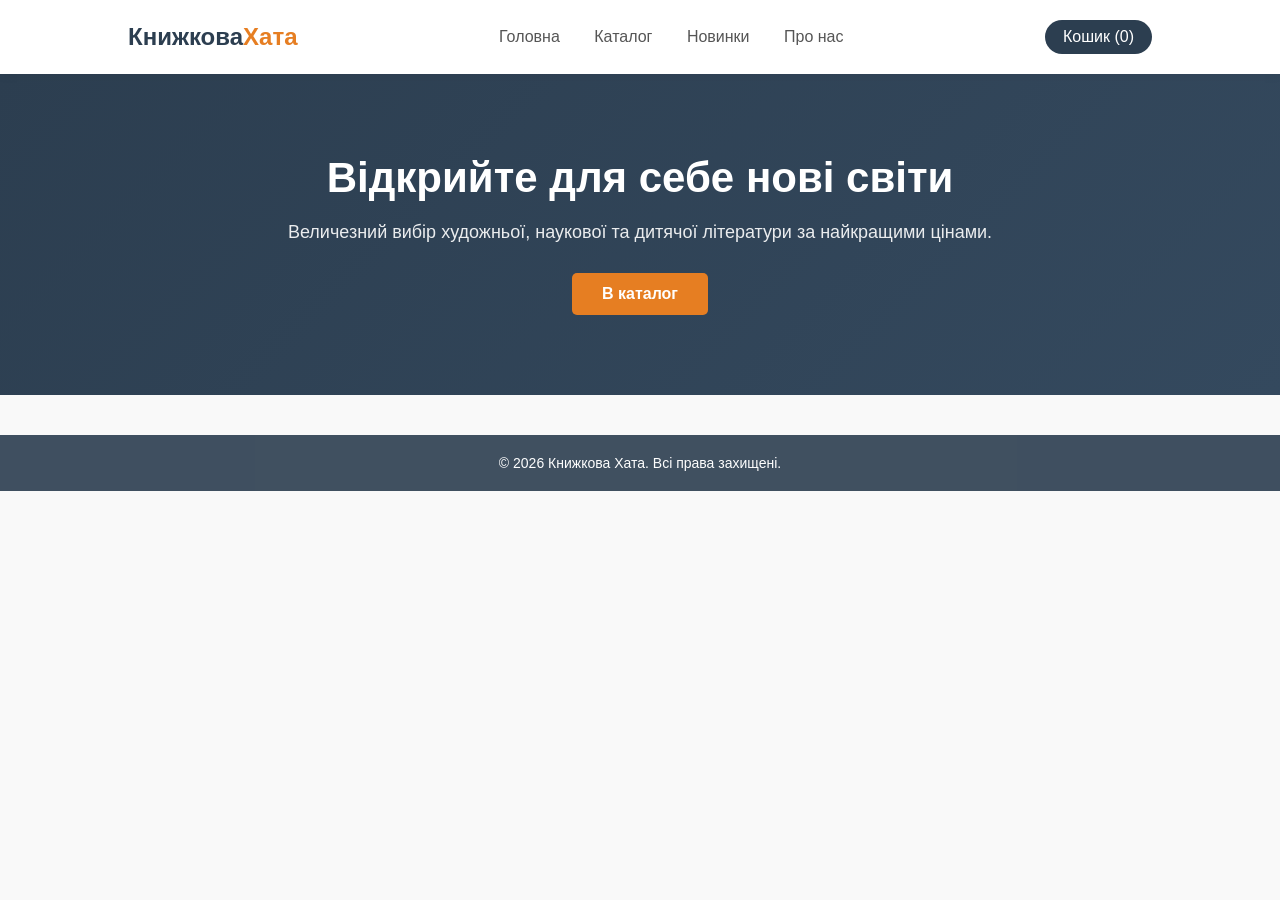
<file: index.html>
<!DOCTYPE html>
<html lang="uk">
<head>
    <meta charset="UTF-8">
    <meta name="viewport" content="width=device-width, initial-scale=1.0">
    <title>Книжкова Хата — Інтернет-магазин книг</title>
    <link rel="stylesheet" href="style.css">
</head>
<body>

    <header class="header">
        <div class="logo">Книжкова<span>Хата</span></div>
        <nav class="nav">
            <a href="https://github.com/maksgor2745/index.html/blob/main/index.html">Головна</a>
            <a href="hhttps://github.com/maksgor2745/index.html/blob/main/katalog.html">Каталог</a>
            <a href="https://github.com/maksgor2745/index.html/blob/main/novinki.html">Новинки</a>
            <a href="https://github.com/maksgor2745/index.html/blob/main/pronas.html">Про нас</a>
            
        </nav>
        <div class="cart-icon">
            <a href="https://student.logikaschool.com.ua/project-sandbox/40499">Кошик (0)</a>
        </div>
    </header>

    <section class="hero">
        <div class="hero-content">
            <h1>Відкрийте для себе нові світи</h1>
            <p>Величезний вибір художньої, наукової та дитячої літератури за найкращими цінами.</p>
            <a href="https://student.logikaschool.com.ua/project-sandbox/40493" class="btn-main">В каталог</a>
        </div>
    </section>

    <footer class="footer">
        <p>&copy; 2026 Книжкова Хата. Всі права захищені.</p>
    </footer>

</body>
</html>
</file>
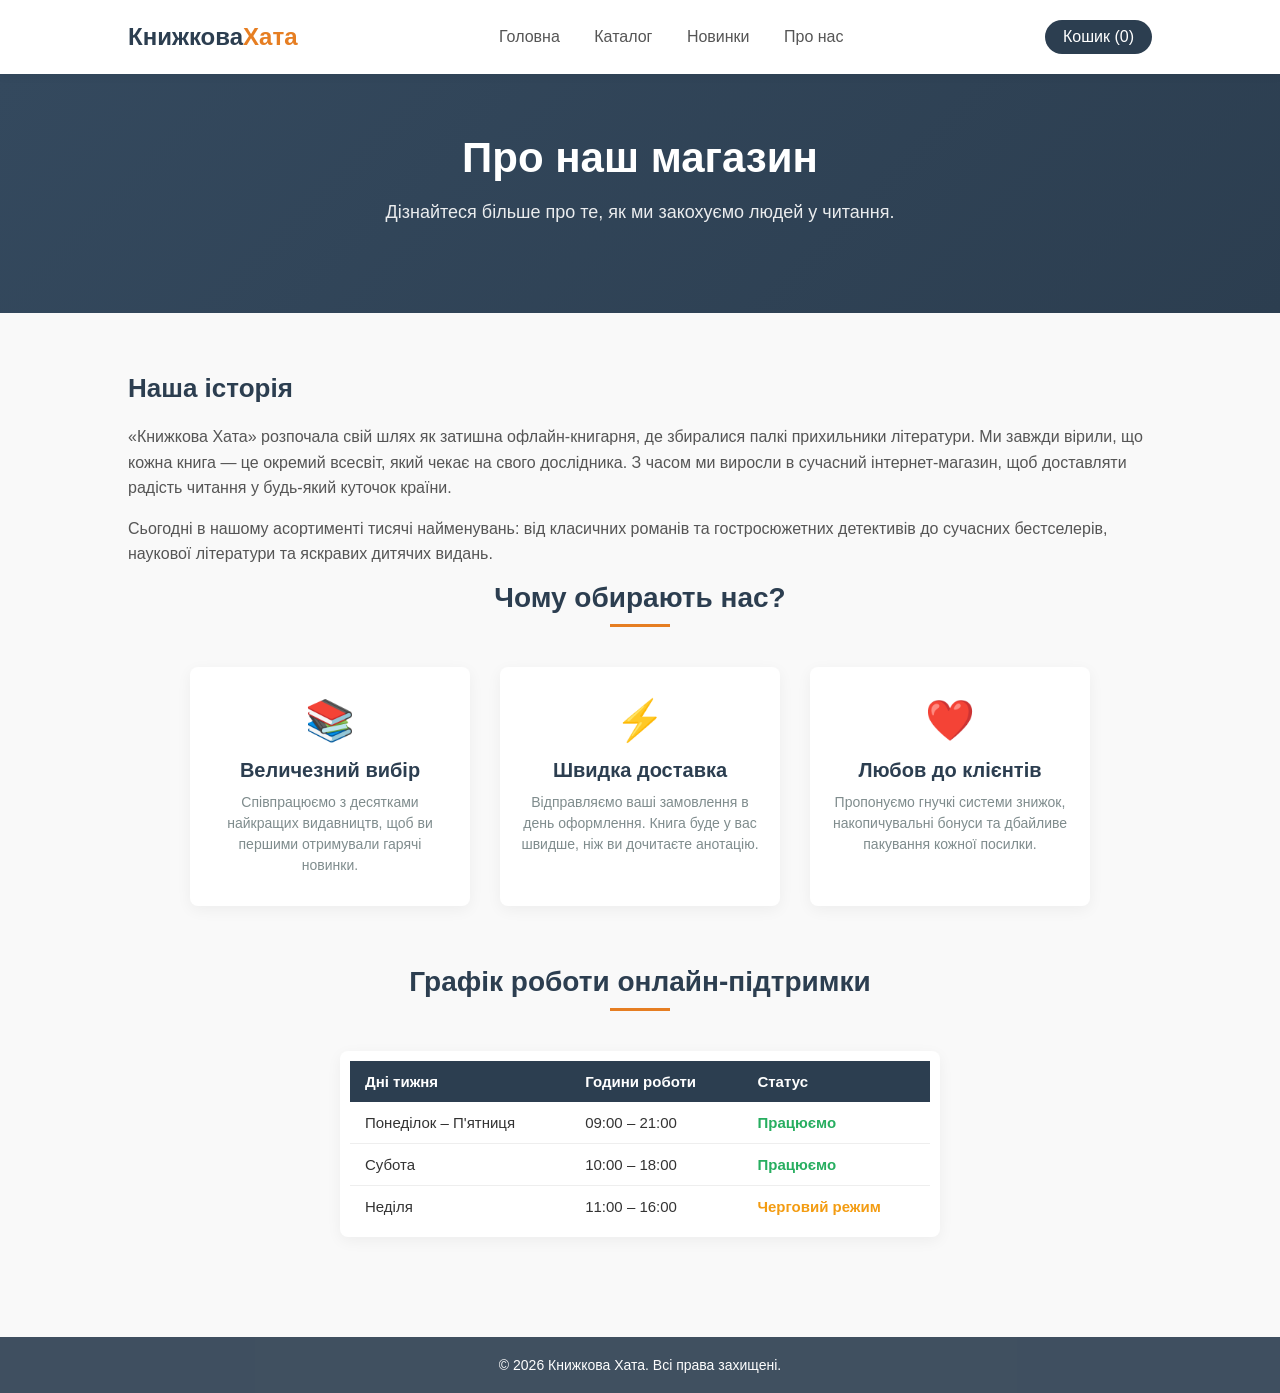
<file: pronas.html>
<html lang="uk">
<head>
    <meta charset="UTF-8">
    <meta name="viewport" content="width=device-width, initial-scale=1.0">
    <title>Книжкова Хата — Інтернет-магазин книг</title>
    <link rel="stylesheet" href="pronas.css">
</head>
<body>

    <header class="header">
        <div class="logo">Книжкова<span>Хата</span></div>
        <nav class="nav">
            <a href="https://github.com/maksgor2745/index.html/blob/main/index.html">Головна</a>
            <a href="https://github.com/maksgor2745/index.html/blob/main/katalog.html">Каталог</a>
            <a href="https://github.com/maksgor2745/index.html/blob/main/novinki.html">Новинки</a>
            <a href="https://github.com/maksgor2745/index.html/blob/main/pronas.html">Про нас</a>
            
        </nav>
        <div class="cart-icon">
            <a href="https://student.logikaschool.com.ua/project-sandbox/40499">Кошик (0)</a>
        </div>
    </header>
<section class="hero-about">
        <div class="hero-content">
            <h1>Про наш магазин</h1>
            <p>Дізнайтеся більше про те, як ми закохуємо людей у читання.</p>
        </div>
    </section>

    <main class="container">
        <div class="about-section">
            <div class="about-text">
                <h2>Наша історія</h2>
                <p>«Книжкова Хата» розпочала свій шлях як затишна офлайн-книгарня, де збиралися палкі прихильники літератури. Ми завжди вірили, що кожна книга — це окремий всесвіт, який чекає на свого дослідника. З часом ми виросли в сучасний інтернет-магазин, щоб доставляти радість читання у будь-який куточок країни.</p>
                <p>Сьогодні в нашому асортименті тисячі найменувань: від класичних романів та гостросюжетних детективів до сучасних бестселерів, наукової літератури та яскравих дитячих видань.</p>
            </div>
        </div>

        <h2 class="section-title">Чому обирають нас?</h2>
        <div class="features-grid">
            <div class="feature-card">
                <div class="feature-icon">📚</div>
                <h3>Величезний вибір</h3>
                <p>Співпрацюємо з десятками найкращих видавництв, щоб ви першими отримували гарячі новинки.</p>
            </div>
            <div class="feature-card">
                <div class="feature-icon">⚡</div>
                <h3>Швидка доставка</h3>
                <p>Відправляємо ваші замовлення в день оформлення. Книга буде у вас швидше, ніж ви дочитаєте анотацію.</p>
            </div>
            <div class="feature-card">
                <div class="feature-icon">❤️</div>
                <h3>Любов до клієнтів</h3>
                <p>Пропонуємо гнучкі системи знижок, накопичувальні бонуси та дбайливе пакування кожної посилки.</p>
            </div>
        </div>

        <h2 class="section-title">Графік роботи онлайн-підтримки</h2>
        <div class="table-container">
            <table class="schedule-table">
                <thead>
                    <tr>
                        <th>Дні тижня</th>
                        <th>Години роботи</th>
                        <th>Статус</th>
                    </tr>
                </thead>
                <tbody>
                    <tr>
                        <td>Понеділок – П'ятниця</td>
                        <td>09:00 – 21:00</td>
                        <td><span class="status-open">Працюємо</span></td>
                    </tr>
                    <tr>
                        <td>Субота</td>
                        <td>10:00 – 18:00</td>
                        <td><span class="status-open">Працюємо</span></td>
                    </tr>
                    <tr>
                        <td>Неділя</td>
                        <td>11:00 – 16:00</td>
                        <td><span class="status-short">Черговий режим</span></td>
                    </tr>
                </tbody>
            </table>
        </div>
    </main>

    <footer class="footer">
        <p>&copy; 2026 Книжкова Хата. Всі права захищені.</p>
    </footer>

</body>
</html>
</file>
<file: style.css>
* {
    margin: 0;
    padding: 0;
    box-sizing: border-box;
    font-family: 'Segoe UI', Tahoma, Geneva, Verdana, sans-serif;
}

body {
    background-color: #f9f9f9;
    color: #333;
}

.header {
    display: flex;
    justify-content: space-between;
    align-items: center;
    padding: 20px 10%;
    background-color: #ffffff;
    box-shadow: 0 2px 10px rgba(0, 0, 0, 0.05);
    position: sticky;
    top: 0;
    z-index: 100;
}

.logo {
    font-size: 24px;
    font-weight: 700;
    color: #2c3e50;
}

.logo span {
    color: #e67e22;
}

.nav a {
    text-decoration: none;
    color: #555;
    margin: 0 15px;
    font-weight: 500;
    transition: color 0.3s, transform 0.3s;
    display: inline-block;
}

.nav a:hover {
    color: #e67e22;
    transform: scale(1.1);
}

.cart-icon a {
    text-decoration: none;
    color: #ffffff;
    background-color: #2c3e50;
    padding: 8px 18px;
    border-radius: 20px;
    font-weight: 500;
    transition: background-color 0.3s, transform 0.3s;
    
    display: inline-block;
}

.cart-icon a:hover {
    background-color: #e67e22;
    transform: scale(1.08);
}

.hero {
    background: linear-gradient(135deg, #2c3e50, #34495e);
    color: #ffffff;
    padding: 80px 10%;
    text-align: center;
}

.hero-content h1 {
    font-size: 42px;
    margin-bottom: 20px;
}

.hero-content p {
    font-size: 18px;
    margin-bottom: 30px;
    opacity: 0.9;
}

.btn-main {
    display: inline-block;
    text-decoration: none;
    color: #ffffff;
    background-color: #e67e22;
    padding: 12px 30px;
    border-radius: 5px;
    font-weight: 600;
    transition: background-color 0.3s ease, transform 0.3s;
}

.btn-main:hover {
    background-color: #d35400;

    transform: scale(1.06);
}

.container {
    padding: 60px 10%;
}

.section-title {
    font-size: 28px;
    margin-bottom: 40px;
    text-align: center;
    color: #2c3e50;
    position: relative;
}

.section-title::after {
    content: '';
    display: block;
    width: 60px;
    height: 3px;
    background-color: #e67e22;
    margin: 10px auto 0 auto;
}

.books-grid {
    display: flex;
    flex-wrap: wrap;
    gap: 30px;
    justify-content: center;
}

.book-card {
    background-color: #ffffff;
    border-radius: 8px;
    overflow: hidden;
    width: 250px;
    box-shadow: 0 4px 15px rgba(0, 0, 0, 0.05);
    transition: transform 0.3s, box-shadow 0.3s;
}

.book-card:hover {
    transform: translateY(-5px);
    box-shadow: 0 8px 25px rgba(0, 0, 0, 0.1);
}

.book-cover {
    height: 320px;
    background-color: #bdc3c7;
    position: relative;
}

.color-1 { background: linear-gradient(45deg, #4a148c, #8e24aa); }
.color-2 { background: linear-gradient(45deg, #1b5e20, #43a047); }
.color-3 { background: linear-gradient(45deg, #b71c1c, #e53935); }
.color-4 { background: linear-gradient(45deg, #0d47a1, #1e88e5); }

.book-info {
    padding: 20px;
}

.book-genre {
    font-size: 12px;
    text-transform: uppercase;
    color: #95a5a6;
    font-weight: 600;
    display: block;
    margin-bottom: 5px;
}

.book-title {
    font-size: 18px;
    color: #2c3e50;
    margin-bottom: 5px;
    white-space: nowrap;
    overflow: hidden;
    text-overflow: ellipsis;
}

.book-author {
    font-size: 14px;
    color: #7f8c8d;
    margin-bottom: 15px;
}

.book-footer {
    display: flex;
    justify-content: space-between;
    align-items: center;
}

.book-price {
    font-size: 18px;
    font-weight: 700;
    color: #2c3e50;
}

.btn-buy {
    text-decoration: none;
    color: #e67e22;
    border: 2px solid #e67e22;
    padding: 6px 14px;
    border-radius: 4px;
    font-weight: 600;
    transition: background-color 0.3s, color 0.3s;
}

.btn-buy:hover {
    background-color: #e67e22;
    color: #ffffff;
}

.footer {
    background-color: #2c3e50;
    color: #ffffff;
    text-align: center;
    padding: 20px;
    margin-top: 40px;
    font-size: 14px;
    opacity: 0.9;
}
</file>
<file: pronas.css>
* {
    margin: 0;
    padding: 0;
    box-sizing: border-box;
    font-family: 'Segoe UI', Tahoma, Geneva, Verdana, sans-serif;
}

body {
    background-color: #f9f9f9;
    color: #333;
}

.header {
    display: flex;
    justify-content: space-between;
    align-items: center;
    padding: 20px 10%;
    background-color: #ffffff;
    box-shadow: 0 2px 10px rgba(0, 0, 0, 0.05);
    position: sticky;
    top: 0;
    z-index: 100;
}

.logo {
    font-size: 24px;
    font-weight: 700;
    color: #2c3e50;
}

.logo span {
    color: #e67e22;
}

.nav a {
    text-decoration: none;
    color: #555;
    margin: 0 15px;
    font-weight: 500;
    transition: color 0.3s, transform 0.3s;
    display: inline-block;
}

.nav a:hover {
    color: #e67e22;
    transform: scale(1.1);
}

.cart-icon a {
    text-decoration: none;
    color: #ffffff;
    background-color: #2c3e50;
    padding: 8px 18px;
    border-radius: 20px;
    font-weight: 500;
    transition: color 0.3s, transform 0.3s;
    display: inline-block;
}

.cart-icon a:hover {
    background-color: #e67e22;
    transform: scale(1.08);
}

.hero {
    background: linear-gradient(135deg, #2c3e50, #34495e);
    color: #ffffff;
    padding: 80px 10%;
    text-align: center;
}

.hero-content h1 {
    font-size: 42px;
    margin-bottom: 20px;
}

.hero-content p {
    font-size: 18px;
    margin-bottom: 30px;
    opacity: 0.9;
}

.btn-main {
    display: inline-block;
    text-decoration: none;
    color: #ffffff;
    background-color: #e67e22;
    padding: 12px 30px;
    border-radius: 5px;
    font-weight: 600;
    transition: transform 0.2s, background-color 0.3s;
}

.btn-main:hover {
    background-color: #d35400;
    transform: translateY(-2px);
}

.container {
    padding: 60px 10%;
}

.section-title {
    font-size: 28px;
    margin-bottom: 40px;
    text-align: center;
    color: #2c3e50;
    position: relative;
}

.section-title::after {
    content: '';
    display: block;
    width: 60px;
    height: 3px;
    background-color: #e67e22;
    margin: 10px auto 0 auto;
}

.books-grid {
    display: flex;
    flex-wrap: wrap;
    gap: 30px;
    justify-content: center;
}

.book-card {
    background-color: #ffffff;
    border-radius: 8px;
    overflow: hidden;
    width: 250px;
    box-shadow: 0 4px 15px rgba(0, 0, 0, 0.05);
    transition: transform 0.3s, box-shadow 0.3s;
}

.book-card:hover {
    transform: translateY(-5px);
    box-shadow: 0 8px 25px rgba(0, 0, 0, 0.1);
}

.book-cover {
    height: 320px;
    background-color: #bdc3c7;
    position: relative;
}

.color-1 { background: linear-gradient(45deg, #4a148c, #8e24aa); }
.color-2 { background: linear-gradient(45deg, #1b5e20, #43a047); }
.color-3 { background: linear-gradient(45deg, #b71c1c, #e53935); }
.color-4 { background: linear-gradient(45deg, #0d47a1, #1e88e5); }

.book-info {
    padding: 20px;
}

.book-genre {
    font-size: 12px;
    text-transform: uppercase;
    color: #95a5a6;
    font-weight: 600;
    display: block;
    margin-bottom: 5px;
}

.book-title {
    font-size: 18px;
    color: #2c3e50;
    margin-bottom: 5px;
    white-space: nowrap;
    overflow: hidden;
    text-overflow: ellipsis;
}

.book-author {
    font-size: 14px;
    color: #7f8c8d;
    margin-bottom: 15px;
}

.book-footer {
    display: flex;
    justify-content: space-between;
    align-items: center;
}

.book-price {
    font-size: 18px;
    font-weight: 700;
    color: #2c3e50;
}

.btn-buy {
    text-decoration: none;
    color: #e67e22;
    border: 2px solid #e67e22;
    padding: 6px 14px;
    border-radius: 4px;
    font-weight: 600;
    transition: background-color 0.3s, color 0.3s;
}

.btn-buy:hover {
    background-color: #e67e22;
    color: #ffffff;
}

.footer {
    background-color: #2c3e50;
    color: #ffffff;
    text-align: center;
    padding: 20px;
    margin-top: 40px;
    font-size: 14px;
    opacity: 0.9;
}
.nav a.active {
    color: #e67e22;
    border-bottom: 2px solid #e67e22;
    padding-bottom: 5px;
}

.hero-about {
    background: linear-gradient(135deg, #34495e, #2c3e50);
    color: #ffffff;
    padding: 60px 10%;
    text-align: center;
}

.about-text h2 {
    font-size: 26px;
    color: #2c3e50;
    margin-bottom: 20px;
}

.about-text p {
    font-size: 16px;
    line-height: 1.6;
    color: #555;
    margin-bottom: 15px;
}

.features-grid {
    display: flex;
    flex-wrap: wrap;
    gap: 30px;
    justify-content: center;
    margin-top: 30px;
    margin-bottom: 60px;
}

.feature-card {
    background-color: #ffffff;
    border-radius: 8px;
    padding: 30px 20px;
    width: 280px;
    text-align: center;
    box-shadow: 0 4px 15px rgba(0, 0, 0, 0.05);
}

.feature-icon {
    font-size: 40px;
    margin-bottom: 15px;
}

.feature-card h3 {
    font-size: 20px;
    color: #2c3e50;
    margin-bottom: 10px;
}

.feature-card p {
    font-size: 14px;
    color: #7f8c8d;
    line-height: 1.5;
}

.table-container {
    max-width: 600px;
    margin: 0 auto;
    overflow-x: auto;
    background-color: #ffffff;
    padding: 10px;
    border-radius: 8px;
    box-shadow: 0 4px 15px rgba(0, 0, 0, 0.05);
}

.schedule-table {
    width: 100%;
    border-collapse: collapse;
    text-align: left;
}

.schedule-table th, .schedule-table td {
    padding: 12px 15px;
    font-size: 15px;
}

.schedule-table th {
    background-color: #2c3e50;
    color: #ffffff;
    font-weight: 600;
}

.schedule-table tr {
    border-bottom: 1px solid #eeeeee;
}

.schedule-table tr:last-child {
    border-bottom: none;
}

.status-open {
    color: #27ae60;
    font-weight: 600;
}

.status-short {
    color: #f39c12;
    font-weight: 600;
}
</file>
